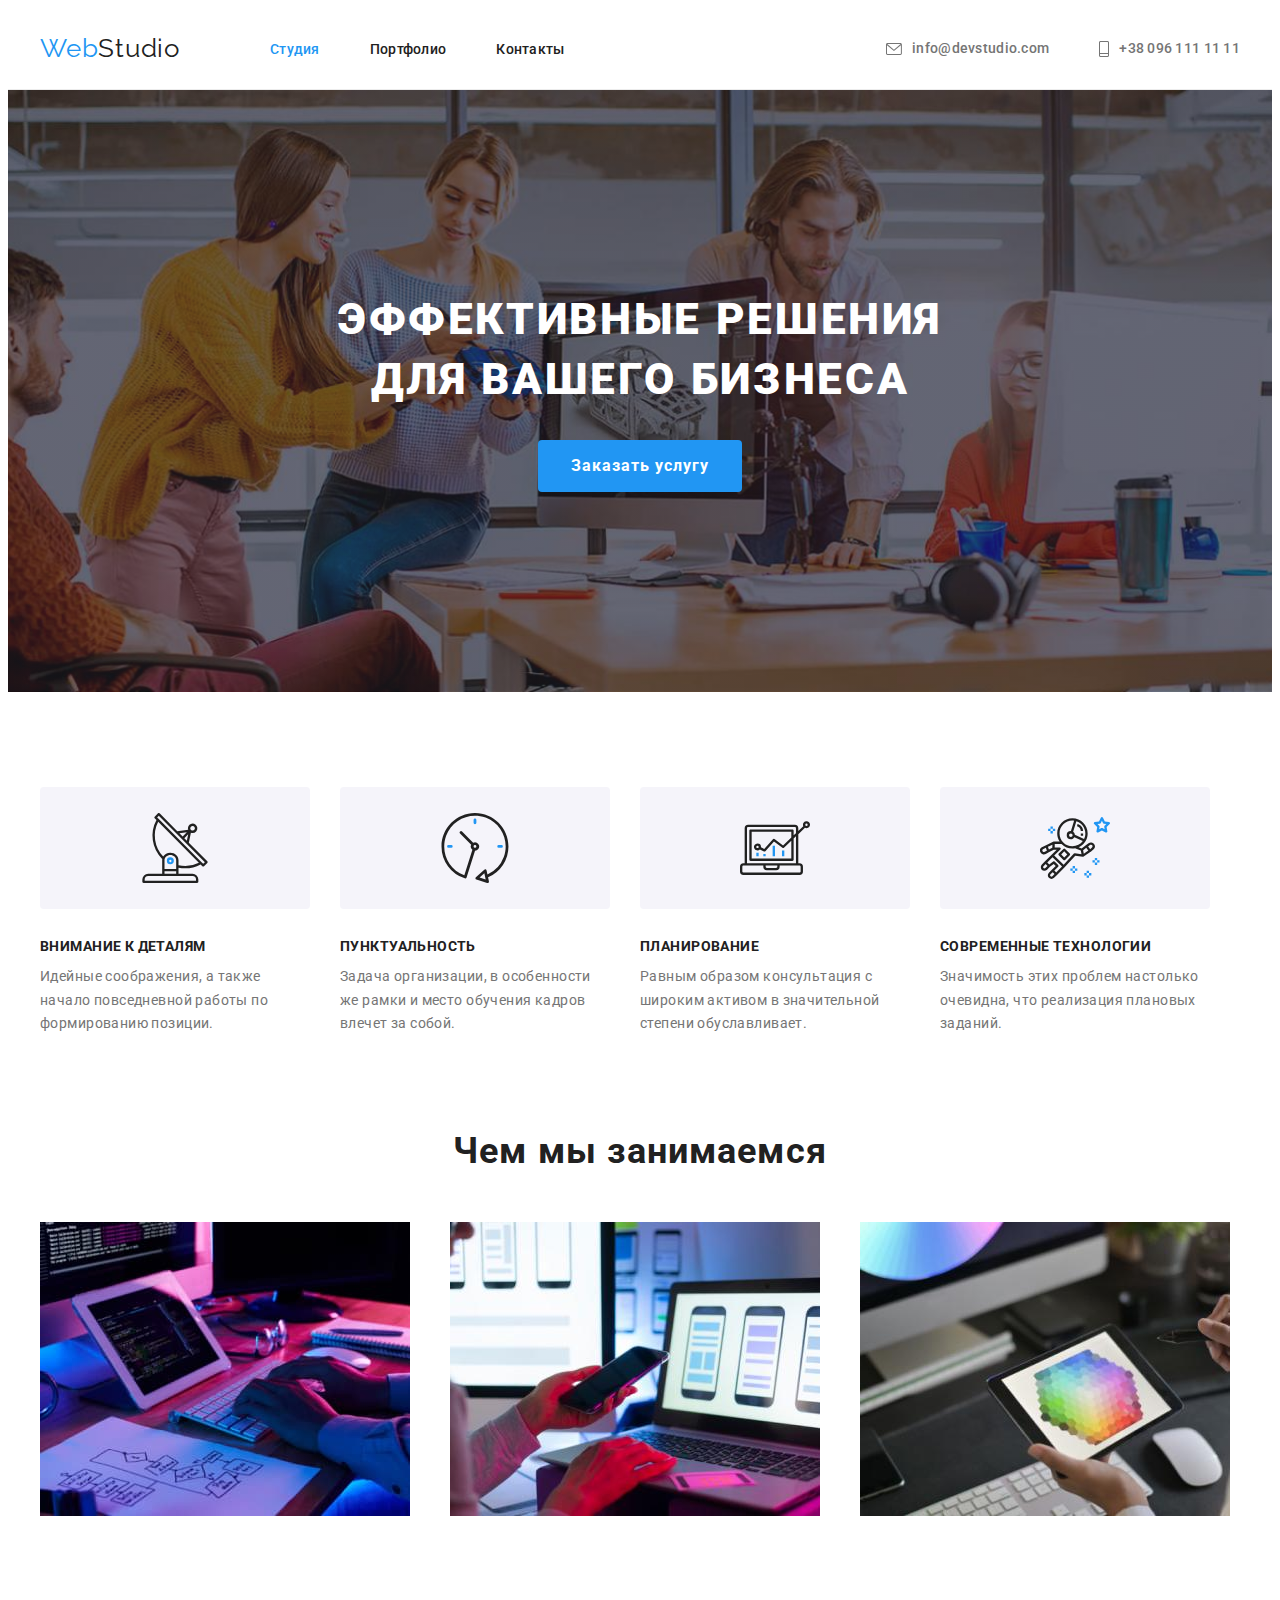
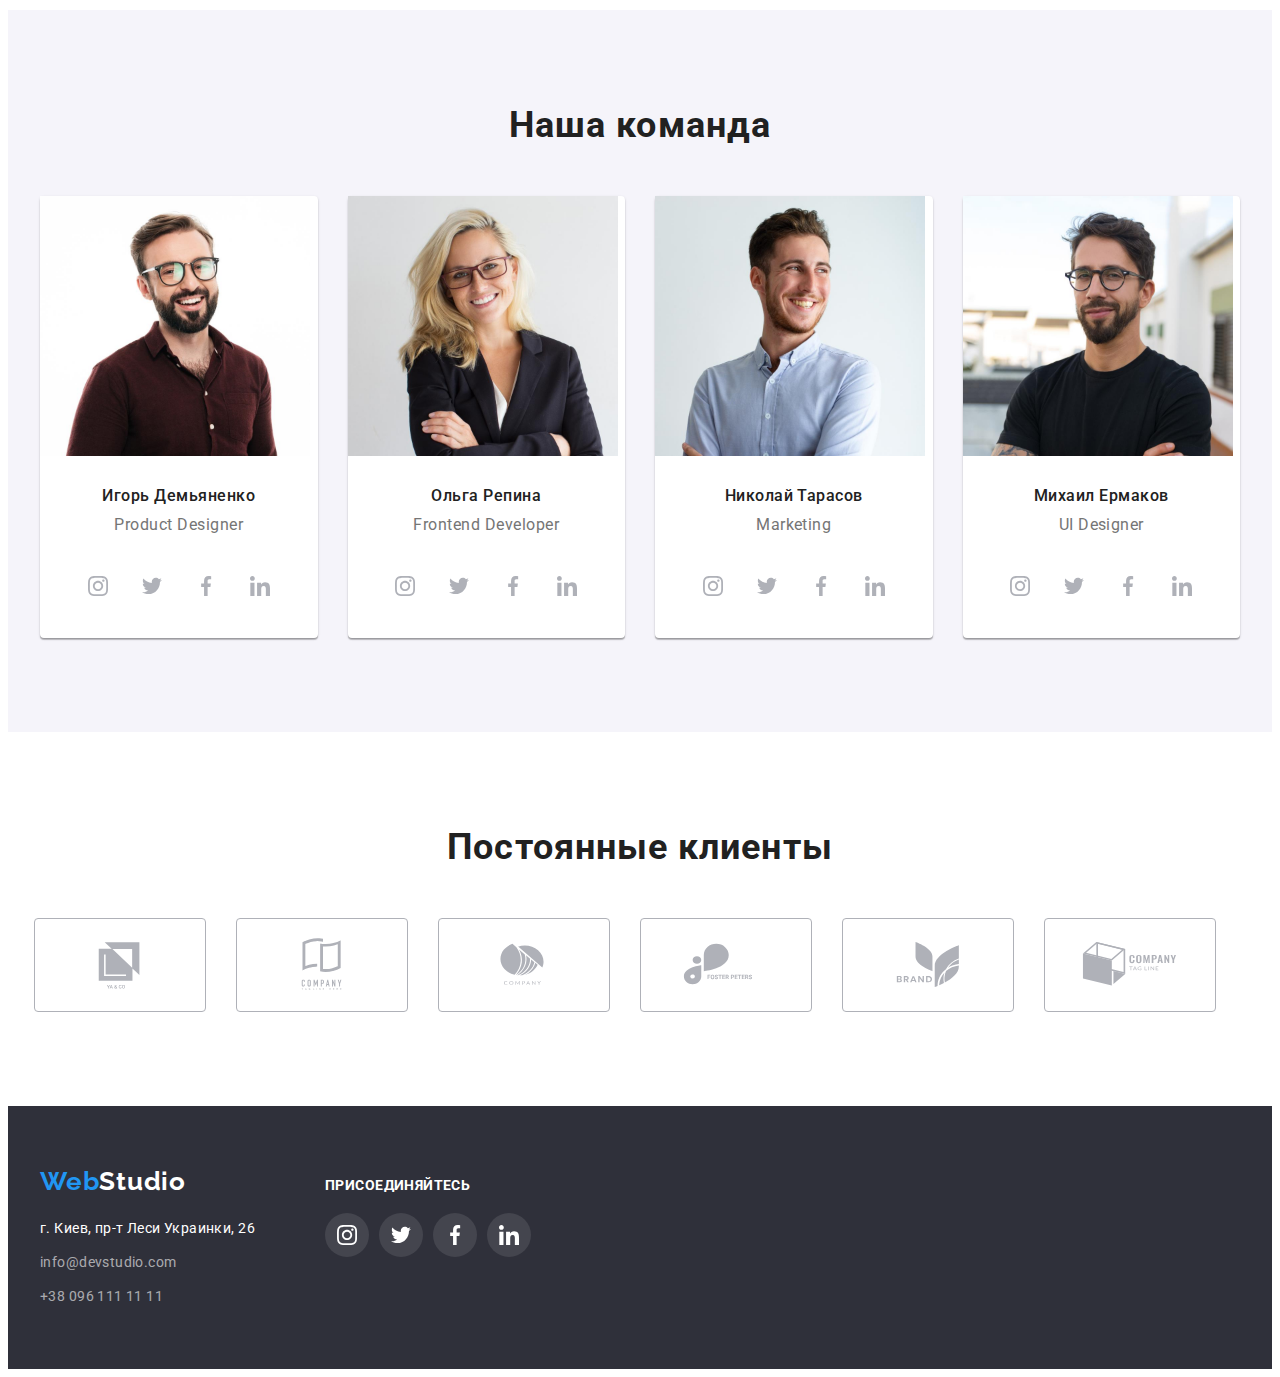
<file: index.html>
<!DOCTYPE html>
<html lang="ru">
<head>
    <meta charset="UTF-8">
    <meta http-equiv="X-UA-Compatible" content="IE=edge">
    <meta name="viewport" content="width=device-width, initial-scale=1.0">
    <title>Webstudio &#128640;</title>
    <link rel="preconnect" href="https://fonts.googleapis.com">
    <link rel="preconnect" href="https://fonts.gstatic.com" crossorigin>
    <link href="https://fonts.googleapis.com/css2?family=Raleway:wght@700&family=Roboto:wght@400;500;700;900&display=swap"
        rel="stylesheet">
    <link rel="stylesheet" href="https://cdnjs.cloudflare.com/ajax/libs/modern-normalize/1.1.0/modern-normalize.min.css"
        integrity="sha512-wpPYUAdjBVSE4KJnH1VR1HeZfpl1ub8YT/NKx4PuQ5NmX2tKuGu6U/JRp5y+Y8XG2tV+wKQpNHVUX03MfMFn9Q=="
        crossorigin="anonymous" referrerpolicy="no-referrer" />
    <link rel="stylesheet" href="./css/styles.css" />
</head>
<body>
    <header class="header">
        <div class="container">
        <a  class="header-logo link" href="/">
          <p lang="en"><span class="header-logo-blue link">Web</span>Studio</p>
        </a>
        <nav class="header-nav">
            <ul class="header-list list">
                <li class="header-item"> <a class="header-item-link link current" href="./index.html">Студия</a></li>
                <li class="header-item"> <a class="header-item-link link" href="./portfolio.html">Портфолио</a></li>
                <li class="header-item"> <a class="header-item-link link" href="#contacts">Контакты</a></li>
            </ul>
        </nav>
        <div class="header-connect">
        <a href="mailto:info@devstudio.com" class="header-link link"> <svg class="header-link-icon" width="16" height="12px">
            <use href="./img/svg/icons.svg#icon-envelope"></use> </svg> info@devstudio.com</a>
        <a href="tel:+380961111111" class="header-tel link"> <svg class="header-link-icon" width="10" height="16px">
            <use href="./img/svg/icons.svg#icon-smartphone"></use>
        </svg> +38 096 111 11 11</a>
        </div>
        </div>
    </header>
    <main>
        <section class="topsection">
            <div class="container">
            <h1 class="topsection-title">Эффективные решения <br> для вашего бизнеса</h1>
            <button type="button" class="topsection-button">Заказать услугу</button>
            </div>
        </section>
        <section class="features">
            <div class="container">
                <ul class="features-list list">
                    <li class="features-item feature-icon-1">
                        <h3 class="features-item-title">Внимание к деталям</h3>
                        <p class="features-item-text">Идейные соображения, а также начало повседневной работы по формированию позиции.</p>
                    </li>
                    <li class="features-item feature-icon-2">
                        <h3 class="features-item-title">Пунктуальность</h3>
                        <p class="features-item-text">Задача организации, в особенности же рамки и место обучения кадров влечет за собой.</p>
                    </li>
                    <li class="features-item  feature-icon-3">
                        <h3 class="features-item-title">Планирование</h3>
                        <p class="features-item-text">Равным образом консультация с широким активом в значительной степени обуславливает.</p>
                    </li>
                    <li class="features-item  feature-icon-4">
                        <h3 class="features-item-title">Современные технологии</h3>
                        <p class="features-item-text">Значимость этих проблем настолько очевидна, что реализация плановых заданий.</p>
                    </li>
                    <!-- <a href="" class="feature-icon link"><svg class="feature-icon-1" width="70px" height="70px">
                     <use href="./img/svg/icons.svg#icon-antenna-1"></use></svg></a> -->
                </ul>
        </section>
        <section class="wwd">
            <div class="container">
            <h2 class="wwd-title">Чем мы занимаемся</h2>
                <ul class="wwd-list list">
                    <li class="wwd-item"><img src="./img/box-1.jpg" alt="человека печатает1" width="370" height="294"></li>
                    <li class="wwd-item"><img src="./img/box-2.jpg" alt="человека печатает2" width="370" height="294"></li>
                    <li class="wwd-item"><img src="./img/box-3.jpg" alt="человека печатает3" width="370" height="294"></li>
                </ul>
                </div>
            </section>
        <section class="team">
            <div class="container">
            <h2 class="team-title">Наша команда</h2>
            <ul class="team-list list">
                <li class="team-item">
                    <img src="./img/img-1.jpg" alt="член команды1" width="270" height="260">
                    <div class="team-who">
                    <h3 class="team-item-title">Игорь Демьяненко</h3>
                    <p class="team-item-text">Product Designer</p>
                    </div>
                    <ul class="team-icons list">
                        <li class="team-item-icon">
                            <a href="" class="team-icon-link link">
                                <svg class="social-icon" width="20px" height="20px">
                                    <use href="./img/svg/icons.svg#icon-instagram"></use>
                        </svg></a></li>
                        <li class="team-item-icon"><a href="" class="team-icon-link link"><svg class="social-icon" width="20px" height="20px">
                            <use href="./img/svg/icons.svg#icon-twitter"></use>
                        </svg></a></li>
                        <li class="team-item-icon"><a href="" class="team-icon-link link"><svg class="social-icon" width="20px" height="20px">
                            <use href="./img/svg/icons.svg#icon-facebook"></use>
                        </svg></a></li>
                        <li class="team-item-icon"><a href="" class="team-icon-link link"><svg class="social-icon" width="20px" height="20px">
                            <use href="./img/svg/icons.svg#icon-linkedin"></use>
                        </svg></a></li>
                    </ul>
                </li>
                <li class="team-item">
                    <img src="./img/img-2.jpg" alt="член команды2" width="270" height="260">
                    <div class="team-who">
                    <h3 class="team-item-title">Ольга Репина</h3>
                    <p class="team-item-text">Frontend Developer</p>
                    </div>
                    <ul class="team-icons list">
                        <li class="team-item-icon">
                            <a href="" class="team-icon-link link">
                                <svg class="social-icon" width="20px" height="20px">
                                    <use href="./img/svg/icons.svg#icon-instagram"></use>
                                </svg></a>
                        </li>
                        <li class="team-item-icon"><a href="" class="team-icon-link link"><svg class="social-icon" width="20px"
                                    height="20px">
                                    <use href="./img/svg/icons.svg#icon-twitter"></use>
                                </svg></a></li>
                        <li class="team-item-icon"><a href="" class="team-icon-link link"><svg class="social-icon" width="20px"
                                    height="20px">
                                    <use href="./img/svg/icons.svg#icon-facebook"></use>
                                </svg></a></li>
                        <li class="team-item-icon"><a href="" class="team-icon-link link"><svg class="social-icon" width="20px"
                                    height="20px">
                                    <use href="./img/svg/icons.svg#icon-linkedin"></use>
                                </svg></a></li>
                    </ul>
                </li>
                <li class="team-item">
                    <img src="./img/img-3.jpg" alt="член команды3" width="270" height="260">
                    <div class="team-who">
                    <h3 class="team-item-title">Николай Тарасов</h3>
                    <p class="team-item-text">Marketing</p>
                    </div>
                    <ul class="team-icons list">
                        <li class="team-item-icon">
                            <a href="" class="team-icon-link link">
                                <svg class="social-icon" width="20px" height="20px">
                                    <use href="./img/svg/icons.svg#icon-instagram"></use>
                                </svg></a>
                        </li>
                        <li class="team-item-icon"><a href="" class="team-icon-link link"><svg class="social-icon" width="20px"
                                    height="20px">
                                    <use href="./img/svg/icons.svg#icon-twitter"></use>
                                </svg></a></li>
                        <li class="team-item-icon"><a href="" class="team-icon-link link"><svg class="social-icon" width="20px"
                                    height="20px">
                                    <use href="./img/svg/icons.svg#icon-facebook"></use>
                                </svg></a></li>
                        <li class="team-item-icon"><a href="" class="team-icon-link link"><svg class="social-icon" width="20px"
                                    height="20px">
                                    <use href="./img/svg/icons.svg#icon-linkedin"></use>
                                </svg></a></li>
                    </ul>
                </li>
                <li class="team-item">
                    <img src="./img/img-4.jpg" alt="член команды4" width="270" height="260">
                    <div class="team-who">
                    <h3 class="team-item-title">Михаил Ермаков</h3>
                    <p class="team-item-text">UI Designer</p>
                    </div>
                    <ul class="team-icons list">
                        <li class="team-item-icon">
                            <a href="" class="team-icon-link link">
                                <svg class="social-icon" width="20px" height="20px">
                                    <use href="./img/svg/icons.svg#icon-instagram"></use>
                                </svg></a>
                        </li>
                        <li class="team-item-icon"><a href="" class="team-icon-link link"><svg class="social-icon" width="20px"
                                    height="20px">
                                    <use href="./img/svg/icons.svg#icon-twitter"></use>
                                </svg></a></li>
                        <li class="team-item-icon"><a href="" class="team-icon-link link"><svg class="social-icon" width="20px"
                                    height="20px">
                                    <use href="./img/svg/icons.svg#icon-facebook"></use>
                                </svg></a></li>
                        <li class="team-item-icon"><a href="" class="team-icon-link link"><svg class="social-icon" width="20px"
                                    height="20px">
                                    <use href="./img/svg/icons.svg#icon-linkedin"></use>
                                </svg></a></li>
                    </ul>
                </li>
            </ul>
            </div>
        </section>
        <section class="partners">
            <div class="container">
                <h2 class="partners-title">Постоянные клиенты</h2>
                    <ul class="partners-list list">
                        <il class="partners-item"><a href="" class="partners-link link"><svg class="partners-icon" width="106px" height="60px">
                            <use href="./img/svg/icons.svg#icon-Logo1"></use>
                        </svg></a></il>
                        <il class="partners-item"><a href="" class="partners-link link"><svg class="partners-icon" width="106px" height="60px">
                            <use href="./img/svg/icons.svg#icon-Logo2"></use>
                        </svg></a></il>
                        <il class="partners-item"><a href="" class="partners-link link"><svg class="partners-icon" width="106px" height="60px">
                            <use href="./img/svg/icons.svg#icon-Logo3"></use>
                        </svg></a></il>
                        <il class="partners-item"><a href="" class="partners-link link"><svg class="partners-icon" width="106px" height="60px">
                            <use href="./img/svg/icons.svg#icon-Logo4"></use>
                        </svg></a></il>
                        <il class="partners-item"><a href="" class="partners-link link"><svg class="partners-icon" width="106px" height="60px">
                            <use href="./img/svg/icons.svg#icon-Logo5"></use>
                        </svg></a></il>
                        <il class="partners-item"><a href="" class="partners-link link"><svg class="partners-icon" width="106px" height="60px">
                            <use href="./img/svg/icons.svg#icon-Logo6"></use>
                        </svg></a></il>
                    </ul>
            </div>
        </section>
    </main>
    <footer class="footer">
        <div class="container footer-info">
            <div class="footer-contacts">
                <a class="footer-logo link" href="/">
                    <p lang="en"><span class="footer-logo-blue link">Web</span>Studio</p>
                </a>
                <address class="footer-address" id="contacts">
                    <ul class="footer-list list">
                        <li class="footer-item"><a class="footer-item-address link" href="https://goo.gl/maps/YJ5V9x83WiAXV78t8" target="_blank" rel="noopener nofollow noreferrer">г. Киев, пр-т Леси Украинки, 26</a></li>
                        <li class="footer-item"><a class="footer-item-mail link" href="mailto:info@devstudio.com">info@devstudio.com</a></li>
                        <li class="footer-item"><a class="footer-item-tel link" href="tel:+380961111111">+38 096 111 11 11</a></li>
                    </ul>
                </address>
            </div>
            <div class="footer-social">
                <h3 class="footer-social-title">присоединяйтесь</h3>
                <ul class="social-icons-list list">
                    <li class="social-item-icon">
                        <a href="" class="social-icon-link link">
                            <svg class="footer-social-icon" width="20px" height="20px">
                                <use href="./img/svg/icons.svg#icon-instagram"></use>
                            </svg></a></li>
                    <li class="social-item-icon">
                        <a href="" class="social-icon-link link">
                            <svg class="footer-social-icon" width="20px" height="20px">
                                <use href="./img/svg/icons.svg#icon-twitter"></use>
                            </svg></a></li>
                    <li class="social-item-icon">
                        <a href="" class="social-icon-link link">
                            <svg class="footer-social-icon" width="20px" height="20px">
                                <use href="./img/svg/icons.svg#icon-facebook"></use>
                            </svg></a></li>
                    <li class="social-item-icon">
                        <a href="" class="social-icon-link link">
                            <svg class="footer-social-icon" width="20px" height="20px">
                                <use href="./img/svg/icons.svg#icon-linkedin"></use>
                            </svg></a></li>
                </ul>
            </div>
        </div>
    </footer>
</body>
</html>
</file>
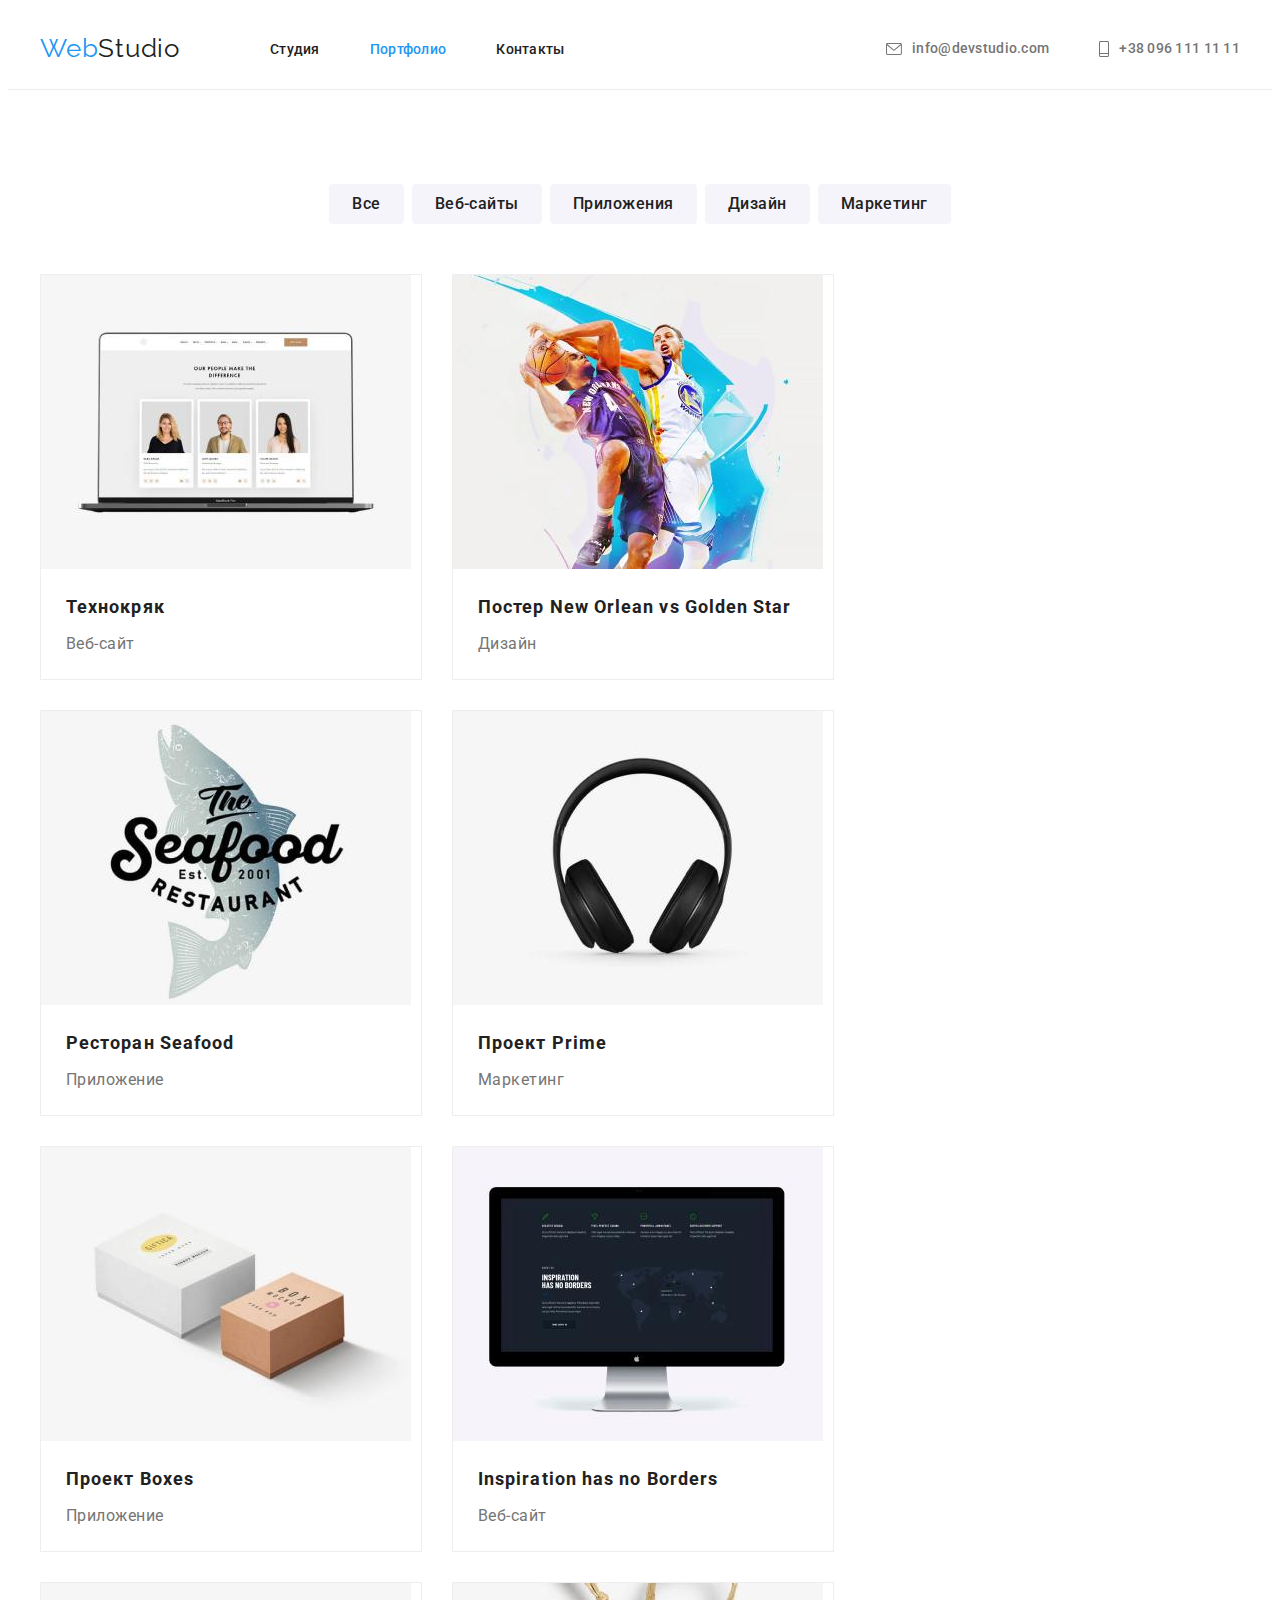
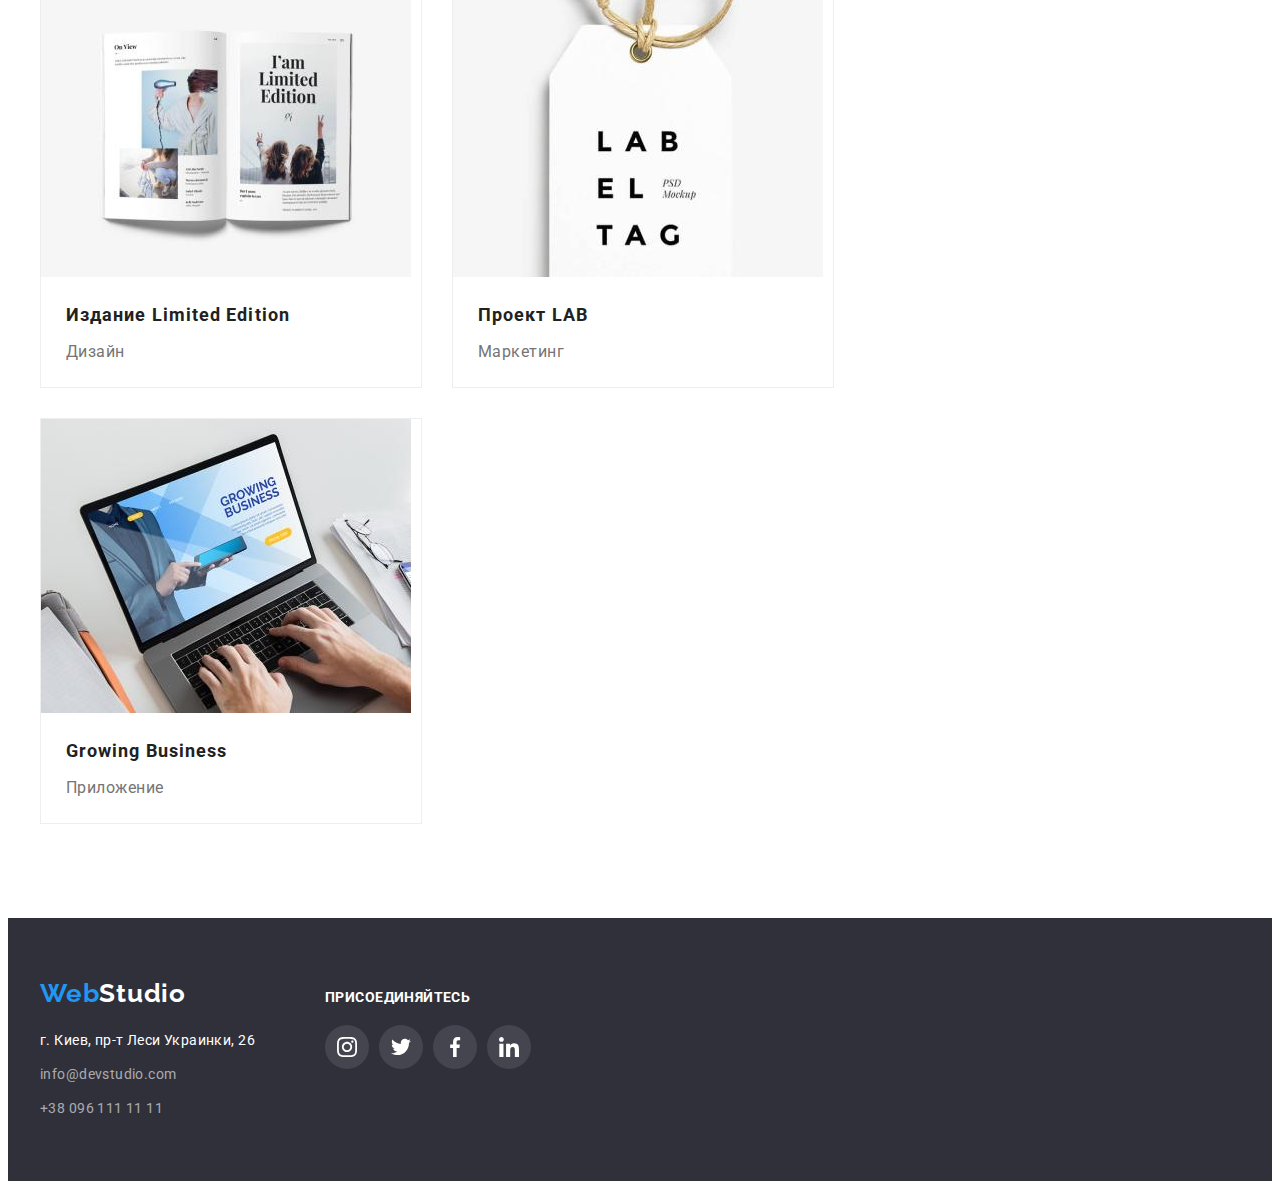
<file: portfolio.html>
<!DOCTYPE html>
<html lang="ru">
<head>
    <meta charset="UTF-8">
    <meta http-equiv="X-UA-Compatible" content="IE=edge">
    <meta name="viewport" content="width=device-width, initial-scale=1.0">
    <title>Webstudio &#128640;</title>
    <link rel="preconnect" href="https://fonts.googleapis.com">
    <link rel="preconnect" href="https://fonts.gstatic.com" crossorigin>
    <link href="https://fonts.googleapis.com/css2?family=Raleway:wght@700&family=Roboto:wght@400;500;700;900&display=swap"
        rel="stylesheet">
    <link rel="stylesheet" href="https://cdnjs.cloudflare.com/ajax/libs/modern-normalize/1.1.0/modern-normalize.min.css"
        integrity="sha512-wpPYUAdjBVSE4KJnH1VR1HeZfpl1ub8YT/NKx4PuQ5NmX2tKuGu6U/JRp5y+Y8XG2tV+wKQpNHVUX03MfMFn9Q=="
        crossorigin="anonymous" referrerpolicy="no-referrer" />
    <link rel="stylesheet" href="./css/styles.css" />

</head>
<body>
    <header class="header">
        <div class="container">
            <a class="header-logo link" href="/">
                <p lang="en"><span class="header-logo-blue link">Web</span>Studio</p>
            </a>
            <nav class="header-nav">
                <ul class="header-list list">
                    <li class="header-item"> <a class="header-item-link link" href="./index.html">Студия</a></li>
                    <li class="header-item"> <a class="header-item-link link current" href="./portfolio.html">Портфолио</a></li>
                    <li class="header-item"> <a class="header-item-link link" href="#contacts">Контакты</a></li>
                </ul>
            </nav>
            <div class="header-connect">
                <a href="mailto:info@devstudio.com" class="header-link link"> <svg class="header-link-icon" width="16"
                        height="12px">
                        <use href="./img/svg/icons.svg#icon-envelope"></use>
                    </svg> info@devstudio.com</a>
                <a href="tel:+380961111111" class="header-tel link"> <svg class="header-link-icon" width="10" height="16px">
                        <use href="./img/svg/icons.svg#icon-smartphone"></use>
                    </svg> +38 096 111 11 11</a>
            </div>
        </div>
    </header>
    <main>
        <section class="gallery">
            <div class="container">
            <h2 class="visually-hidden">Галерея</h2>
            <ul class="gallery-buttons-list list">
                <li class="gallery-buttons-item"> <button type="button" class="gallery-buttons-link link" href="">Все</button></li>
                <li class="gallery-buttons-item"> <button type="button" class="gallery-buttons-link link" href="">Веб-сайты</button></li>
                <li class="gallery-buttons-item"> <button type="button" class="gallery-buttons-link link" href="">Приложения</button></li>
                <li class="gallery-buttons-item"> <button type="button" class="gallery-buttons-link link" href="">Дизайн</button></li>
                <li class="gallery-buttons-item"> <button type="button" class="gallery-buttons-link link" href="">Маркетинг</button></li>
            </ul>
            <ul class="gallery-list list">
                <li class="gallery-item">
                    <img src="./img/gal1.jpg" alt="example1" width="370" height="294">
                    <div class="gallery-text">
                    <h3 class="gallery-item-title">Технокряк</h3>
                    <p class="gallery-item-text">Веб-сайт</p>
                    </div>
                </li>
                <li class="gallery-item">
                    <img src="./img/gal2.jpg" alt="example2" width="370" height="294">
                    <div class="gallery-text">
                    <h3 class="gallery-item-title">Постер New Orlean vs Golden Star</h3>
                    <p class="gallery-item-text">Дизайн</p>
                    </div>
                </li>
                <li class="gallery-item">
                    <img src="./img/gal3.jpg" alt="example3" width="370" height="294">
                    <div class="gallery-text">
                    <h3 class="gallery-item-title">Ресторан Seafood</h3>
                    <p class="gallery-item-text">Приложение</p>
                    </div>
                </li>
                <li class="gallery-item">
                    <img src="./img/gal4.jpg" alt="example4" width="370" height="294">
                    <div class="gallery-text">
                    <h3 class="gallery-item-title">Проект Prime</h3>
                    <p class="gallery-item-text">Маркетинг</p>
                    </div>
                </li>
                <li class="gallery-item">
                    <img src="./img/gal5.jpg" alt="example5" width="370" height="294">
                    <div class="gallery-text">
                    <h3 class="gallery-item-title">Проект Boxes</h3>
                    <p class="gallery-item-text">Приложение</p>
                    </div>
                </li>
                <li class="gallery-item">
                    <img src="./img/gal6.jpg" alt="example6" width="370" height="294">
                    <div class="gallery-text">
                    <h3 lang="en" class="gallery-item-title">Inspiration has no Borders</h3>
                    <p class="gallery-item-text">Веб-сайт</p>
                    </div>
                </li>
                <li class="gallery-item">
                    <img src="./img/gal7.jpg" alt="example7" width="370" height="294">
                    <div class="gallery-text">
                    <h3 class="gallery-item-title">Издание Limited Edition</h3>
                    <p class="gallery-item-text">Дизайн</p>
                    </div>
                </li>
                <li class="gallery-item">
                    <img src="./img/gal8.jpg" alt="example8" width="370" height="294">
                    <div class="gallery-text">
                    <h3 class="gallery-item-title">Проект LAB</h3>
                    <p class="gallery-item-text">Маркетинг</p>
                    </div>
                </li>
                <li class="gallery-item">
                    <img src="./img/gal9.jpg" alt="example9" width="370" height="294">
                    <div class="gallery-text">
                    <h3 lang="en" class="gallery-item-title">Growing Business</h3>
                    <p class="gallery-item-text">Приложение</p>
                    </div>
                </li>
            </ul>
            </div>
        </section>
    </main>
    <footer class="footer">
        <div class="container footer-info">
            <div class="footer-contacts">
                <a class="footer-logo link" href="/">
                    <p lang="en"><span class="footer-logo-blue link">Web</span>Studio</p>
                </a>
                <address class="footer-address" id="contacts">
                    <ul class="footer-list list">
                        <li class="footer-item"><a class="footer-item-address link"
                                href="https://goo.gl/maps/YJ5V9x83WiAXV78t8" target="_blank"
                                rel="noopener nofollow noreferrer">г. Киев, пр-т Леси Украинки, 26</a></li>
                        <li class="footer-item"><a class="footer-item-mail link"
                                href="mailto:info@devstudio.com">info@devstudio.com</a></li>
                        <li class="footer-item"><a class="footer-item-tel link" href="tel:+380961111111">+38 096 111 11
                                11</a></li>
                    </ul>
                </address>
            </div>
            <div class="footer-social">
                <h3 class="footer-social-title">присоединяйтесь</h3>
                <ul class="social-icons-list list">
                    <li class="social-item-icon">
                        <a href="" class="social-icon-link link">
                            <svg class="footer-social-icon" width="20px" height="20px">
                                <use href="./img/svg/icons.svg#icon-instagram"></use>
                            </svg></a>
                    </li>
                    <li class="social-item-icon">
                        <a href="" class="social-icon-link link">
                            <svg class="footer-social-icon" width="20px" height="20px">
                                <use href="./img/svg/icons.svg#icon-twitter"></use>
                            </svg></a>
                    </li>
                    <li class="social-item-icon">
                        <a href="" class="social-icon-link link">
                            <svg class="footer-social-icon" width="20px" height="20px">
                                <use href="./img/svg/icons.svg#icon-facebook"></use>
                            </svg></a>
                    </li>
                    <li class="social-item-icon">
                        <a href="" class="social-icon-link link">
                            <svg class="footer-social-icon" width="20px" height="20px">
                                <use href="./img/svg/icons.svg#icon-linkedin"></use>
                            </svg></a>
                    </li>
                </ul>
            </div>
        </div>
    </footer>
</body>
</html>
</file>
<file: css/styles.css>
:root {
  --main-text-color: #212121;
  --second-text-color: #2196f3;
  --typical-margin: 20px;
}

p,
h1,
h2,
h3,
h4,
h5,
h6 {
  margin: 0;
}

ul,
ol {
  margin: 0;
  padding-left: 0;
}

button {
  cursor: pointer;
}

img {
  display: block;
}

body {
  font-family: "Roboto", sans-serif;
}

.container {
  width: 1200px;
  margin: 0 auto;
  padding-left: 15px;
  padding-right: 15px;
}

.list {
  list-style: none;
}

.link {
  text-decoration: none;
}

.visually-hidden {
  position: absolute;
  white-space: nowrap;
  width: 1px;
  height: 1px;
  overflow: hidden;
  border: 0;
  padding: 0;
  clip: rect(0 0 0 0);
  clip-path: inset(50%);
  margin: -1px;
}

/*----------------------------HEADER------------------------*/

.header {
  background-color: #ffffff;
  border-bottom: 1px solid #ececec;
}

.header .container {
  display: flex;
  align-items: center;
}

.header-logo {
  font-family: "Raleway", sans-serif;
  font-size: 26px;
  line-height: calc(31 / 26);
  letter-spacing: 0.03em;
  color: var(--main-text-color);
  margin-right: 90px;
  padding-bottom: 25px;
  padding-top: 25px;
  max-height: 80px;
}

.header-logo-blue {
  font-family: "Raleway", sans-serif;
  font-size: 26px;
  line-height: calc(31 / 26);
  letter-spacing: 0.03em;
  color: #2196f3;
}
.header-item {
  max-height: 80px;
}

.header-item-link {
  font-weight: 500;
  font-size: 14px;
  line-height: calc(16 / 14);
  letter-spacing: 0.02em;
  color: var(--main-text-color);
  padding-bottom: 25px;
  padding-top: 25px;
}

.header-link,
.header-tel {
  font-weight: 500;
  font-size: 14px;
  line-height: 1.14;
  letter-spacing: 0.02em;
  color: #757575;
  display: flex;
  align-items: center;
  justify-content: center;
}

.header-link-icon {
  margin-right: 10px;
  fill: currentColor;
}

.header-link:hover,
.header-link:focus,
.header-tel:hover,
.header-tel:focus,
.header-item-link:hover,
.header-item-link:focus,
.header-link-icon:hover,
.header-link-icon:focus {
  color: var(--second-text-color);
}

.current {
  color: var(--second-text-color);
}

.header-list {
  display: flex;
  align-items: center;
}

.header-item:not(:last-child) {
  margin-right: 50px;
}

.header-connect {
  display: flex;
  margin-left: auto;
}

.header-tel {
  margin-left: 50px;
}

/*----------------------------TOPsection------------------------*/

.topsection {
  background-color: #c4c4c4;
  padding-top: 200px;
  padding-bottom: 200px;
  background-image: linear-gradient(
      to right,
      rgba(47, 48, 58, 0.4),
      rgba(47, 48, 58, 0.4)
    ),
    url(../img/top-back.jpg);
  background-repeat: no-repeat;
  background-position: center;
  background-size: cover;
  max-width: 1600px;
  margin: 0 auto;
}

/* background-color: #2f303a;
  max-width: 1600px;
  margin: 0 auto; */

.topsection-title {
  font-weight: 900;
  font-size: 44px;
  line-height: 1.36;
  letter-spacing: 0.06em;
  text-transform: uppercase;
  color: #ffffff;
  box-sizing: content-box;
  text-align: center;
  margin-bottom: 30px;
}

.topsection-button {
  font-family: inherit;
  font-size: 16px;
  font-weight: 700;
  line-height: calc(30 / 16);
  text-align: center;
  letter-spacing: 0.06em;
  color: #ffffff;
  background-color: var(--second-text-color);
  cursor: pointer;
  padding: 10px 32px;
  border-radius: 4px;
  border: 1px solid transparent;
  display: block;
  text-align: center;
  margin: auto;
}

/*----------------------------FEATURES------------------------*/

.features {
  padding-top: 95px;
}

.features-list {
  display: flex;
  align-items: center;
  flex-wrap: nowrap;
}

.features-item {
  width: 270px;
}

.feature-icon-1::before,
.feature-icon-2::before,
.feature-icon-3::before,
.feature-icon-4::before {
  margin-bottom: 30px;
  display: flex;
  content: "";
  height: 120px;
  background-color: #f5f4fa;
  background-repeat: no-repeat;
  background-position: center;
  border-radius: 4px;
  border: 1px solid transparent;
}

.feature-icon-1::before {
  background-image: url(../img/svg/antenna1.svg);
}

.feature-icon-2::before {
  background-image: url(../img/svg/clock1.svg);
}

.feature-icon-3::before {
  background-image: url(../img/svg/diagram1.svg);
}

.feature-icon-4::before {
  background-image: url(../img/svg/astronaut1.svg);
}

.features-item:not(:last-child) {
  margin-right: 30px;
}

.features-item-title {
  font-size: 14px;
  line-height: 1.14;
  letter-spacing: 0.03em;
  text-transform: uppercase;
  color: var(--main-text-color);
  margin-bottom: 10px;
}

.features-item-text {
  font-weight: 400;
  font-size: 14px;
  line-height: 1.71;
  letter-spacing: 0.03em;
  color: #757575;
}

/*----------------------------WWD-or-WHATWEDO------------------------*/

.wwd {
  padding-top: 94px;
  padding-bottom: 94px;
}

.wwd-title {
  font-size: 36px;
  line-height: calc(42 / 36);
  letter-spacing: 0.03em;
  color: var(--main-text-color);
  box-sizing: content-box;
  text-align: center;
  margin-bottom: 50px;
}

.wwd-item {
  flex-basis: calc(100% / 3 - 30px);
  margin-left: 30px;
}

.wwd-list {
  display: flex;
  align-items: center;
  margin-left: -30px;
}

/*----------------------------TEAM------------------------*/

.team {
  background-color: #f5f4fa;
  padding-top: 94px;
  padding-bottom: 94px;
}

.team-who {
  padding-top: 30px;
  padding-bottom: 30px;
}

.team-title {
  font-size: 36px;
  line-height: calc(42 / 36);
  letter-spacing: 0.03em;
  color: var(--main-text-color);
  box-sizing: content-box;
  text-align: center;
  margin-bottom: 50px;
}

.team-list {
  display: flex;
  align-items: center;
  margin-left: -30px;
}

.team-item {
  flex-basis: calc(100% / 3 - 30px);
  margin-left: 30px;
  background-color: #fff;
  box-sizing: border-box;
  box-shadow: 0px 2px 1px 0px #00000033, 0px 1px 1px 0px #00000024,
    0px 1px 3px 0px #0000001f;
  border-radius: 4px;
}

.team-item-title {
  font-weight: 500;
  font-size: 16px;
  line-height: calc(19 / 16);
  letter-spacing: 0.03em;
  color: var(--main-text-color);
  box-sizing: content-box;
  text-align: center;
}

.team-item-text {
  font-weight: 400;
  font-size: 16px;
  line-height: calc(19 / 16);
  letter-spacing: 0.03em;
  color: #757575;
  box-sizing: content-box;
  text-align: center;
  margin-top: 10px;
}

.team-icons {
  display: flex;
  justify-content: center;
  margin-bottom: 30px;
}

.team-item-icon {
  width: 44px;
  height: 44px;
  margin-right: 10px;
}

.team-item-icon:last-child {
  margin-right: 0;
}

.team-icon-link {
  width: 100%;
  height: 100%;
  background-color: #ffffff;
  border-radius: 50%;
  display: flex;
  align-items: center;
  justify-content: center;
}

.social-icon {
  fill: #afb1b8;
}

.team-icon-link:hover,
.team-icon-link:focus {
  background-color: var(--second-text-color);
}

.team-icon-link:hover .social-icon,
.team-icon-link:focus .social-icon {
  fill: #ffffff;
}

/*----------------------------PARTNERS------------------------*/

.partners {
  padding-top: 94px;
  padding-bottom: 94px;
}

.partners-title {
  font-family: "Roboto";
  font-style: normal;
  font-weight: 700;
  font-size: 36px;
  line-height: calc(42 / 36);
  text-align: center;
  letter-spacing: 0.03em;
  color: var(--main-text-color);
  margin-bottom: 50px;
}

.partners-list {
  display: flex;
  align-items: center;
  justify-content: center;
}

.partners-link {
  width: 170px;
  height: 92px;
  border-radius: 4px;
  border: 1px solid transparent;
  border-color: #afb1b8;
  display: flex;
  align-items: center;
  justify-content: center;
  margin-right: 30px;
}

.partners-icon {
  fill: #afb1b8;
}

.partners-link:hover,
.partners-link:focus {
  border-color: var(--second-text-color);
}

.partners-link:hover .partners-icon,
.partners-link:focus .partners-icon {
  fill: var(--second-text-color);
}

/*----------------------------FOOTER------------------------*/

.footer {
  background-color: #2f303a;
  padding-top: 60px;
  padding-bottom: 60px;
}

.footer-info {
  display: flex;
  align-items: baseline;
}

.footer-address {
  font-style: normal;
  margin-right: 70px;
}

.footer-logo {
  font-family: "Raleway";
  font-style: normal;
  font-weight: 700;
  font-size: 26px;
  line-height: calc(31 / 26);
  letter-spacing: 0.03em;
  color: #ffffff;
  display: block;
}

.footer-item:not(:last-child) {
  margin-bottom: 10px;
}
.footer-list {
  margin-top: 20px;
  display: block;
}

.footer-logo-blue {
  font-family: "Raleway";
  font-size: 26px;
  line-height: calc(31 / 26);
  letter-spacing: 0.03em;
  color: #2196f3;
}

.footer-item-address {
  font-weight: 400;
  font-size: 14px;
  line-height: 1.71;
  letter-spacing: 0.03em;
  color: #ffffff;
}

.footer-item-mail {
  font-weight: 400;
  font-size: 14px;
  line-height: 1.71;
  letter-spacing: 0.03em;
  color: rgba(255, 255, 255, 0.6);
}

.footer-item-tel {
  font-weight: 400;
  font-size: 14px;
  line-height: 1.71;
  letter-spacing: 0.03em;
  color: rgba(255, 255, 255, 0.6);
}

.footer-item-address:hover,
.footer-item-address:focus,
.footer-item-mail:hover,
.footer-item-mail:focus,
.footer-item-tel:hover,
.footer-item-tel:focus {
  color: var(--second-text-color);
}

.footer-social-title {
  font-family: "Roboto";
  font-style: normal;
  font-weight: 700;
  font-size: 14px;
  line-height: calc(16 / 14);
  letter-spacing: 0.03em;
  text-transform: uppercase;
  color: #ffffff;
  margin-bottom: 20px;
}

.social-item-icon {
  width: 44px;
  height: 44px;
  margin-right: 10px;
}

.social-item-icon:last-child {
  margin-right: 0;
}

.social-icon-link {
  width: 100%;
  height: 100%;
  background-color: #ffffff1a;
  border-radius: 50%;
  display: flex;
  align-items: center;
  justify-content: center;
}

.social-icons-list {
  display: flex;
  align-items: center;
  justify-content: center;
}

.footer-social-icon {
  display: flex;
  justify-content: center;
  fill: #ffffff;
}

.social-icon-link:hover,
.social-icon-link:focus {
  background-color: var(--second-text-color);
}

/*----------------------------GALLERY------------------------*/

.gallery {
  padding-top: 94px;
  padding-bottom: 94px;
}

.gallery-buttons-list {
  display: flex;
  align-items: center;
  justify-content: center;
  margin-bottom: 50px;
}

.gallery-buttons-link {
  font-family: inherit;
  font-weight: 500;
  font-size: 16px;
  line-height: 1.62;
  letter-spacing: 0.03em;
  color: var(--main-text-color);
  background-color: #f5f4fa;
  cursor: pointer;
  padding: 6px 22px;
  border-radius: 4px;
  border: 1px solid transparent;
}

.gallery-buttons-link:hover,
.gallery-buttons-link:focus {
  background-color: var(--second-text-color);
  box-shadow: 0px 2px 2px 0px #0000001f, 0px 1px 2px 0px #00000014,
    0px 3px 1px 0px #0000001a;
}

.gallery-buttons-item:not(:last-child) {
  margin-right: 8px;
}

.gallery-list {
  display: flex;
  align-items: center;
  flex-wrap: wrap;
  margin: -15px;
}

.gallery-item {
  flex-basis: calc(100% / 3 - 30px);
  margin: 15px;
  border: 4px;
  border: 1px solid #eeeeee;
}

.gallery-item:hover {
  box-shadow: 0px 3px 1px rgba(0, 0, 0, 0.1), 0px 1px 2px rgba(0, 0, 0, 0.08),
    0px 2px 2px rgba(0, 0, 0, 0.12);
}

.gallery-item > img {
  display: block;
  max-width: 100%;
}

.gallery-text {
  padding-top: 20px;
  padding-bottom: 20px;
}

.gallery-item-title {
  font-size: 18px;
  line-height: 2;
  letter-spacing: 0.06em;
  color: #212121;
  margin-left: 25px;
}

.gallery-item-text {
  font-weight: 400;
  font-size: 16px;
  line-height: 1.88;
  letter-spacing: 0.03em;
  color: #757575;
  margin-top: 4px;
  margin-left: 25px;
}

.gallery-buttons-link:hover,
.gallery-buttons-link:focus {
  color: #ffffff;
}

.current-button {
  color: #ffffff;
  background-color: #2196f3;
}
</file>
